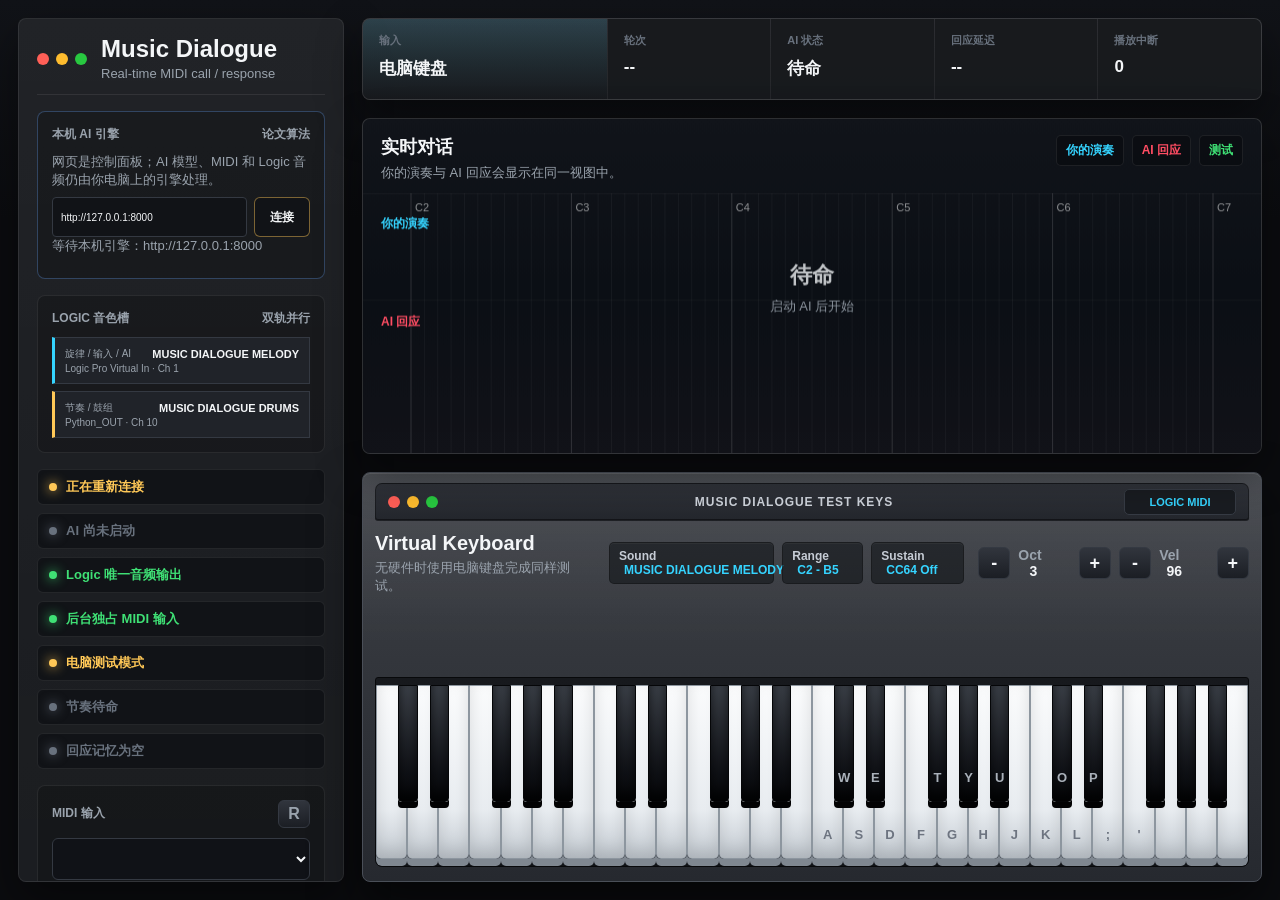
<file: index.html>
<!DOCTYPE html>
<html lang="zh-CN">
<head>
    <meta charset="UTF-8">
    <meta name="viewport" content="width=device-width, initial-scale=1.0">
    <title>Music Dialogue — Live Studio</title>
    <link rel="stylesheet" href="static/style.css?v=music-dialogue-live-1">
</head>
<body>
    <div class="studio-shell">
        <aside class="control-rail">
            <header class="brand-row">
                <div class="window-dots" aria-hidden="true">
                    <span class="dot red"></span>
                    <span class="dot yellow"></span>
                    <span class="dot green"></span>
                </div>
                <div>
                    <h1>Music Dialogue</h1>
                    <p>Real-time MIDI call / response</p>
                </div>
            </header>

            <section class="panel-block engine-panel" aria-label="本机 AI 引擎连接">
                <div class="block-title">
                    <span>本机 AI 引擎</span>
                    <output>论文算法</output>
                </div>
                <p class="device-note">网页是控制面板；AI 模型、MIDI 和 Logic 音频仍由你电脑上的引擎处理。</p>
                <div class="engine-connect-row">
                    <input id="engine-url" class="studio-input" type="url" value="http://127.0.0.1:8000" aria-label="本机引擎地址">
                    <button id="engine-connect-btn" class="rhythm-btn learn" type="button">连接</button>
                </div>
                <div id="engine-note" class="device-note">正在连接本机引擎…</div>
            </section>

            <section class="status-stack" aria-label="System status">
                <div class="status-pill warning" id="connection-status">正在连接控制服务</div>
                <div class="status-pill idle" id="engine-status">AI 尚未启动</div>
                <div class="status-pill tech-status connected" id="piano-host-status">Logic 唯一音频输出</div>
                <div class="status-pill tech-status connected" id="web-midi-status">后台独占 MIDI 输入</div>
                <div class="status-pill tech-status warning" id="test-mode-status">电脑测试模式</div>
                <div class="status-pill idle" id="rhythm-status">节奏待命</div>
                <div class="status-pill idle" id="loop-status">回应记忆为空</div>
            </section>

            <section class="panel-block sound-panel" aria-label="Logic sound routing">
                <div class="block-title">
                    <span>Logic 音色槽</span>
                    <output>双轨并行</output>
                </div>
                <div class="sound-route-list">
                    <div class="sound-route melody">
                        <span>旋律 / 输入 / AI</span>
                        <strong>MUSIC DIALOGUE MELODY</strong>
                        <small>Logic Pro Virtual In · Ch 1</small>
                    </div>
                    <div class="sound-route drums">
                        <span>节奏 / 鼓组</span>
                        <strong>MUSIC DIALOGUE DRUMS</strong>
                        <small>Python_OUT · Ch 10</small>
                    </div>
                </div>
            </section>

            <section class="panel-block groove-panel" aria-label="Rhythm guide controls">
                <div class="block-title">
                    <span>节奏指导</span>
                    <output id="rhythm-state-label">待命</output>
                </div>
                <p id="rhythm-detail" class="device-note">启动引擎后，示范你想要的节奏。系统会识别速度和重音，并持续输出鼓组 MIDI。</p>
                <div class="rhythm-readout">
                    <div class="rhythm-meter">
                        <strong id="rhythm-bpm">--</strong>
                        <span>BPM</span>
                    </div>
                    <div class="rhythm-meta">
                        <span id="rhythm-meter-label">4/4 · 1 小节</span>
                        <span id="rhythm-confidence">等待示范</span>
                    </div>
                </div>
                <div id="rhythm-pattern" class="rhythm-pattern" aria-label="识别出的十六分音符节奏"></div>
                <button id="rhythm-tap-btn" class="rhythm-tap" type="button">
                    <strong>TAP</strong>
                    <span>空格键 / MiniLab Pad</span>
                </button>
                <div class="rhythm-controls">
                    <button id="rhythm-learn-btn" class="rhythm-btn learn">学习新节奏</button>
                    <button id="rhythm-finish-btn" class="rhythm-btn finish">完成识别</button>
                    <button id="rhythm-variation-btn" class="rhythm-btn variation">生成变奏</button>
                    <button id="rhythm-stop-btn" class="rhythm-btn stop">下一小节停止</button>
                    <button id="rhythm-stop-now-btn" class="rhythm-btn panic">立即停止</button>
                </div>
                <div class="rhythm-bank-title">节奏记忆</div>
                <div id="rhythm-bank" class="rhythm-bank">
                    <article class="rhythm-slot" data-slot="A"><strong>A</strong><span>空</span><button class="rhythm-save" data-slot="A">保存</button><button class="rhythm-load" data-slot="A">调用</button></article>
                    <article class="rhythm-slot" data-slot="B"><strong>B</strong><span>空</span><button class="rhythm-save" data-slot="B">保存</button><button class="rhythm-load" data-slot="B">调用</button></article>
                    <article class="rhythm-slot" data-slot="C"><strong>C</strong><span>空</span><button class="rhythm-save" data-slot="C">保存</button><button class="rhythm-load" data-slot="C">调用</button></article>
                    <article class="rhythm-slot" data-slot="D"><strong>D</strong><span>空</span><button class="rhythm-save" data-slot="D">保存</button><button class="rhythm-load" data-slot="D">调用</button></article>
                </div>
            </section>

            <section class="panel-block input-panel">
                <div class="block-title">
                    <span>MIDI 输入</span>
                    <button id="refresh-devices" class="icon-btn" title="Refresh MIDI devices" aria-label="Refresh MIDI devices">R</button>
                </div>
                <select id="midi-input" class="studio-select"></select>
                <div id="device-note" class="device-note"></div>
                <div class="device-grid">
                    <div>
                        <span id="midi-count">0</span>
                        <label>Inputs</label>
                    </div>
                    <div>
                        <span id="output-count">0</span>
                        <label>Outputs</label>
                    </div>
                </div>
            </section>

            <section class="panel-block feel-panel">
                <div class="block-title">
                    <span>回应变化</span>
                    <output id="temp-display">0.75</output>
                </div>
                <input id="temperature" type="range" min="0.5" max="1.0" step="0.05" value="0.75">
            </section>

            <section class="panel-block loop-panel" aria-label="AI response loop bank">
                <div class="block-title">
                    <span>回应记忆</span>
                    <select id="loop-save-mode" class="compact-select" aria-label="保存内容">
                        <option value="response">仅 AI 回应</option>
                        <option value="call_response">你的句子 + AI</option>
                    </select>
                </div>
                <p id="loop-detail" class="device-note">每次 AI 回应结束后，选择一个位置保存。播放后会循环发送到 Logic，并使用旋律轨当前音色。</p>
                <div id="loop-grid" class="loop-grid">
                    <article class="loop-slot" data-slot="A"><strong>A</strong><span>空</span><button class="loop-save" data-slot="A">保存</button><button class="loop-toggle" data-slot="A">播放</button></article>
                    <article class="loop-slot" data-slot="B"><strong>B</strong><span>空</span><button class="loop-save" data-slot="B">保存</button><button class="loop-toggle" data-slot="B">播放</button></article>
                    <article class="loop-slot" data-slot="C"><strong>C</strong><span>空</span><button class="loop-save" data-slot="C">保存</button><button class="loop-toggle" data-slot="C">播放</button></article>
                    <article class="loop-slot" data-slot="D"><strong>D</strong><span>空</span><button class="loop-save" data-slot="D">保存</button><button class="loop-toggle" data-slot="D">播放</button></article>
                </div>
                <button id="loop-stop-all-btn" class="loop-stop-all">STOP ALL LOOPS</button>
            </section>

            <section class="panel-block model-panel">
                <div class="block-title">
                    <span>回应算法</span>
                    <output id="backend-display">论文核心</output>
                </div>
                <select id="backend-select" class="studio-select hidden" aria-hidden="true">
                    <option value="amt_small">AMT Small</option>
                </select>
                <div class="model-lockup">
                    <strong id="response-engine-name">Controlled AMT</strong>
                    <span id="response-engine-subtitle">冻结 AMT + 论文乐句控制器</span>
                </div>
                <div id="model-note" class="device-note">每次回应固定使用论文 Controlled AMT；Motif 只在模型没有生成任何可播放音符时自动兜底。</div>
            </section>

            <section class="transport">
                <button id="start-btn" class="transport-btn start">启动 AI</button>
                <button id="stop-btn" class="transport-btn stop hidden">停止 AI</button>
                <button id="test-btn" class="transport-btn test">测试 Logic 声音</button>
                <button id="panic-btn" class="transport-btn panic">全部静音</button>
            </section>
        </aside>

        <main class="workspace">
            <section class="top-strip">
                <div class="metric-cell active">
                    <label>输入</label>
                    <strong id="selected-source">电脑键盘</strong>
                </div>
                <div class="metric-cell">
                    <label>轮次</label>
                    <strong id="round-id">--</strong>
                </div>
                <div class="metric-cell">
                    <label>AI 状态</label>
                    <strong id="round-state">待命</strong>
                </div>
                <div class="metric-cell">
                    <label>回应延迟</label>
                    <strong id="first-event">--</strong>
                </div>
                <div class="metric-cell">
                    <label>播放中断</label>
                    <strong id="underruns">0</strong>
                </div>
            </section>

            <section class="visual-stage">
                <div class="stage-header">
                    <div>
                        <h2>实时对话</h2>
                        <p id="stage-subtitle">你的演奏与 AI 回应会显示在同一视图中。</p>
                    </div>
                    <div class="lane-legend">
                        <span class="human">你的演奏</span>
                        <span class="ai">AI 回应</span>
                        <span class="test">测试</span>
                    </div>
                </div>
                <canvas id="visualizer-canvas"></canvas>
            </section>

            <section class="console-drawer">
                <div class="console-title">Live Log</div>
                <div class="log-panel" id="log-panel"></div>
            </section>

            <section class="keyboard-deck logic-keyboard-window">
                <div class="logic-titlebar">
                    <div class="window-dots window-actions" aria-label="Keyboard window controls">
                        <button id="keyboard-minimize" class="dot red window-action" type="button" title="Minimize keyboard" aria-label="Minimize keyboard"></button>
                        <button id="keyboard-compact" class="dot yellow window-action" type="button" title="Compact keyboard" aria-label="Compact keyboard"></button>
                        <button id="keyboard-expand" class="dot green window-action" type="button" title="Expand keyboard" aria-label="Expand keyboard"></button>
                    </div>
                    <strong>MUSIC DIALOGUE TEST KEYS</strong>
                    <span id="audio-status" class="logic-ready">LOGIC MIDI</span>
                </div>
                <div class="keyboard-particle-stage">
                    <div class="keyboard-grid" aria-hidden="true"></div>
                    <canvas id="keyboard-particle-canvas"></canvas>
                </div>
                <div class="keyboard-toolbar">
                    <div>
                        <h2>Virtual Keyboard</h2>
                        <p>无硬件时使用电脑键盘完成同样测试。</p>
                    </div>
                    <div class="keyboard-detail-strip">
                        <span>Sound <strong id="sampler-detail">MUSIC DIALOGUE MELODY</strong></span>
                        <span>Range <strong id="range-detail">C3 - B5</strong></span>
                        <span>Sustain <strong id="sustain-detail">CC64 Off</strong></span>
                    </div>
                    <div class="keyboard-controls">
                        <button id="octave-down" class="mini-btn" title="Octave down" aria-label="Octave down">-</button>
                        <span>Oct <strong id="octave-display">3</strong></span>
                        <button id="octave-up" class="mini-btn" title="Octave up" aria-label="Octave up">+</button>
                        <button id="velocity-down" class="mini-btn" title="Velocity down" aria-label="Velocity down">-</button>
                        <span>Vel <strong id="velocity-display">96</strong></span>
                        <button id="velocity-up" class="mini-btn" title="Velocity up" aria-label="Velocity up">+</button>
                    </div>
                </div>
                <div class="keyboard-keys" id="keyboard"></div>
            </section>
        </main>
    </div>
    <script src="static/app.js?v=music-dialogue-live-1"></script>
</body>
</html>
</file>
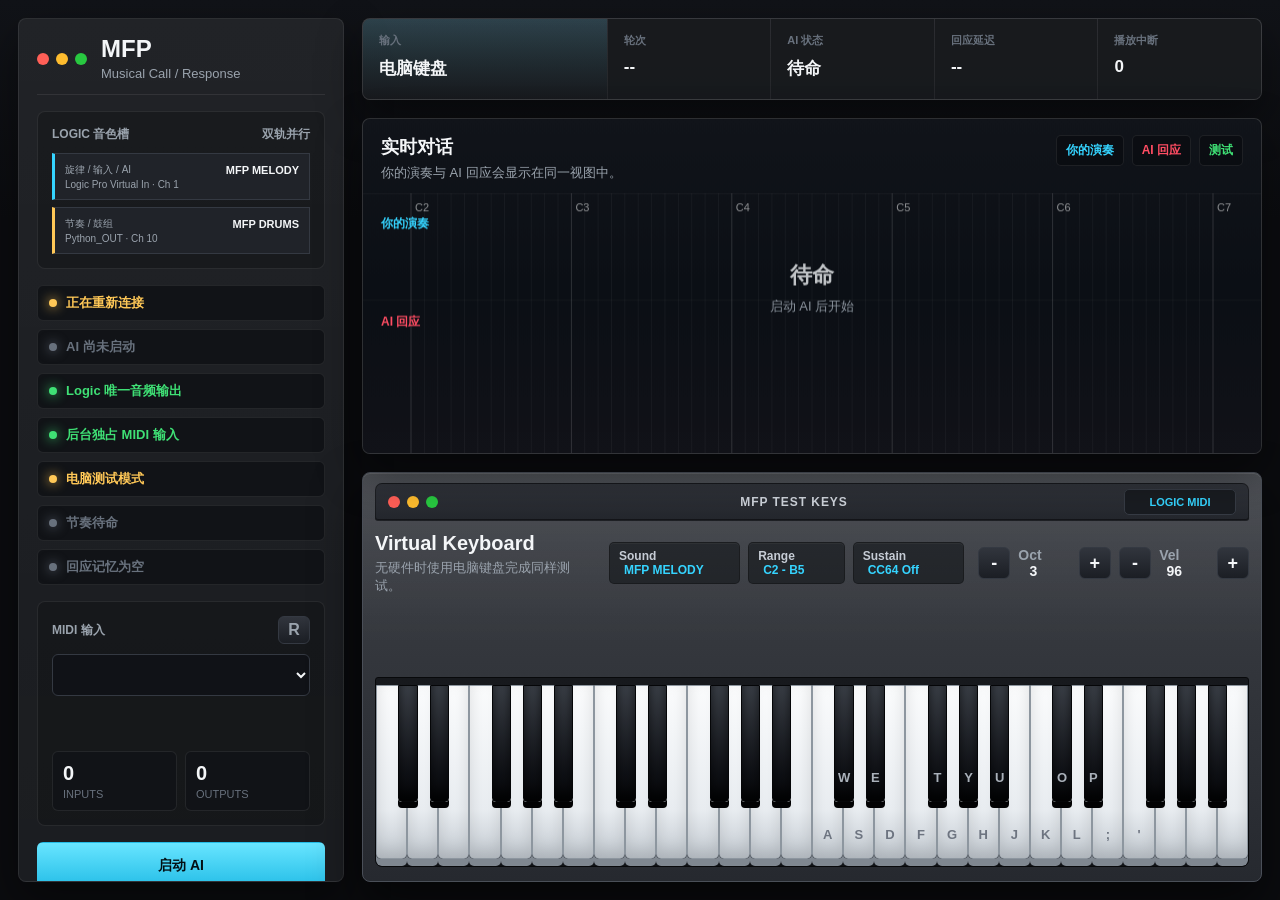
<file: code/static/index.html>
<!DOCTYPE html>
<html lang="zh-CN">
<head>
    <meta charset="UTF-8">
    <meta name="viewport" content="width=device-width, initial-scale=1.0">
    <title>MFP Live Studio</title>
    <link rel="stylesheet" href="/static/style.css?v=demo-11">
</head>
<body>
    <div class="studio-shell">
        <aside class="control-rail">
            <header class="brand-row">
                <div class="window-dots" aria-hidden="true">
                    <span class="dot red"></span>
                    <span class="dot yellow"></span>
                    <span class="dot green"></span>
                </div>
                <div>
                    <h1>MFP</h1>
                    <p>Musical Call / Response</p>
                </div>
            </header>

            <section class="status-stack" aria-label="System status">
                <div class="status-pill warning" id="connection-status">正在连接控制服务</div>
                <div class="status-pill idle" id="engine-status">AI 尚未启动</div>
                <div class="status-pill tech-status connected" id="piano-host-status">Logic 唯一音频输出</div>
                <div class="status-pill tech-status connected" id="web-midi-status">后台独占 MIDI 输入</div>
                <div class="status-pill tech-status warning" id="test-mode-status">电脑测试模式</div>
                <div class="status-pill idle" id="rhythm-status">节奏待命</div>
                <div class="status-pill idle" id="loop-status">回应记忆为空</div>
            </section>

            <section class="panel-block sound-panel" aria-label="Logic sound routing">
                <div class="block-title">
                    <span>Logic 音色槽</span>
                    <output>双轨并行</output>
                </div>
                <div class="sound-route-list">
                    <div class="sound-route melody">
                        <span>旋律 / 输入 / AI</span>
                        <strong>MFP MELODY</strong>
                        <small>Logic Pro Virtual In · Ch 1</small>
                    </div>
                    <div class="sound-route drums">
                        <span>节奏 / 鼓组</span>
                        <strong>MFP DRUMS</strong>
                        <small>Python_OUT · Ch 10</small>
                    </div>
                </div>
            </section>

            <section class="panel-block groove-panel" aria-label="Rhythm guide controls">
                <div class="block-title">
                    <span>节奏指导</span>
                    <output id="rhythm-state-label">待命</output>
                </div>
                <p id="rhythm-detail" class="device-note">启动引擎后，示范你想要的节奏。系统会识别速度和重音，并持续输出鼓组 MIDI。</p>
                <div class="rhythm-readout">
                    <div class="rhythm-meter">
                        <strong id="rhythm-bpm">--</strong>
                        <span>BPM</span>
                    </div>
                    <div class="rhythm-meta">
                        <span id="rhythm-meter-label">4/4 · 1 小节</span>
                        <span id="rhythm-confidence">等待示范</span>
                    </div>
                </div>
                <div id="rhythm-pattern" class="rhythm-pattern" aria-label="识别出的十六分音符节奏"></div>
                <button id="rhythm-tap-btn" class="rhythm-tap" type="button">
                    <strong>TAP</strong>
                    <span>空格键 / MiniLab Pad</span>
                </button>
                <div class="rhythm-controls">
                    <button id="rhythm-learn-btn" class="rhythm-btn learn">学习新节奏</button>
                    <button id="rhythm-finish-btn" class="rhythm-btn finish">完成识别</button>
                    <button id="rhythm-variation-btn" class="rhythm-btn variation">生成变奏</button>
                    <button id="rhythm-stop-btn" class="rhythm-btn stop">下一小节停止</button>
                    <button id="rhythm-stop-now-btn" class="rhythm-btn panic">立即停止</button>
                </div>
                <div class="rhythm-bank-title">节奏记忆</div>
                <div id="rhythm-bank" class="rhythm-bank">
                    <article class="rhythm-slot" data-slot="A"><strong>A</strong><span>空</span><button class="rhythm-save" data-slot="A">保存</button><button class="rhythm-load" data-slot="A">调用</button></article>
                    <article class="rhythm-slot" data-slot="B"><strong>B</strong><span>空</span><button class="rhythm-save" data-slot="B">保存</button><button class="rhythm-load" data-slot="B">调用</button></article>
                    <article class="rhythm-slot" data-slot="C"><strong>C</strong><span>空</span><button class="rhythm-save" data-slot="C">保存</button><button class="rhythm-load" data-slot="C">调用</button></article>
                    <article class="rhythm-slot" data-slot="D"><strong>D</strong><span>空</span><button class="rhythm-save" data-slot="D">保存</button><button class="rhythm-load" data-slot="D">调用</button></article>
                </div>
            </section>

            <section class="panel-block input-panel">
                <div class="block-title">
                    <span>MIDI 输入</span>
                    <button id="refresh-devices" class="icon-btn" title="Refresh MIDI devices" aria-label="Refresh MIDI devices">R</button>
                </div>
                <select id="midi-input" class="studio-select"></select>
                <div id="device-note" class="device-note"></div>
                <div class="device-grid">
                    <div>
                        <span id="midi-count">0</span>
                        <label>Inputs</label>
                    </div>
                    <div>
                        <span id="output-count">0</span>
                        <label>Outputs</label>
                    </div>
                </div>
            </section>

            <section class="panel-block feel-panel">
                <div class="block-title">
                    <span>回应变化</span>
                    <output id="temp-display">0.75</output>
                </div>
                <input id="temperature" type="range" min="0.5" max="1.0" step="0.05" value="0.75">
            </section>

            <section class="panel-block loop-panel" aria-label="AI response loop bank">
                <div class="block-title">
                    <span>回应记忆</span>
                    <select id="loop-save-mode" class="compact-select" aria-label="保存内容">
                        <option value="response">仅 AI 回应</option>
                        <option value="call_response">你的句子 + AI</option>
                    </select>
                </div>
                <p id="loop-detail" class="device-note">每次 AI 回应结束后，选择一个位置保存。播放后会循环发送到 Logic，并使用旋律轨当前音色。</p>
                <div id="loop-grid" class="loop-grid">
                    <article class="loop-slot" data-slot="A"><strong>A</strong><span>空</span><button class="loop-save" data-slot="A">保存</button><button class="loop-toggle" data-slot="A">播放</button></article>
                    <article class="loop-slot" data-slot="B"><strong>B</strong><span>空</span><button class="loop-save" data-slot="B">保存</button><button class="loop-toggle" data-slot="B">播放</button></article>
                    <article class="loop-slot" data-slot="C"><strong>C</strong><span>空</span><button class="loop-save" data-slot="C">保存</button><button class="loop-toggle" data-slot="C">播放</button></article>
                    <article class="loop-slot" data-slot="D"><strong>D</strong><span>空</span><button class="loop-save" data-slot="D">保存</button><button class="loop-toggle" data-slot="D">播放</button></article>
                </div>
                <button id="loop-stop-all-btn" class="loop-stop-all">STOP ALL LOOPS</button>
            </section>

            <section class="panel-block model-panel">
                <div class="block-title">
                    <span>回应算法</span>
                    <output id="backend-display">现场流式</output>
                </div>
                <select id="backend-select" class="studio-select hidden" aria-hidden="true">
                    <option value="amt_small">AMT Small</option>
                </select>
                <div class="model-lockup">
                    <strong id="response-engine-name">Streaming AMT</strong>
                    <span id="response-engine-subtitle">AMT 主体 + 动态调性 + 有限补齐</span>
                </div>
                <div id="model-note" class="device-note">AMT 音符生成后立即进入播放队列；Motif 只在空输出或 AMT 已形成主体后的有限尾部补齐中使用。</div>
            </section>

            <section class="transport">
                <button id="start-btn" class="transport-btn start">启动 AI</button>
                <button id="stop-btn" class="transport-btn stop hidden">停止 AI</button>
                <button id="test-btn" class="transport-btn test">测试 Logic 声音</button>
                <button id="panic-btn" class="transport-btn panic">全部静音</button>
            </section>
        </aside>

        <main class="workspace">
            <section class="top-strip">
                <div class="metric-cell active">
                    <label>输入</label>
                    <strong id="selected-source">电脑键盘</strong>
                </div>
                <div class="metric-cell">
                    <label>轮次</label>
                    <strong id="round-id">--</strong>
                </div>
                <div class="metric-cell">
                    <label>AI 状态</label>
                    <strong id="round-state">待命</strong>
                </div>
                <div class="metric-cell">
                    <label>回应延迟</label>
                    <strong id="first-event">--</strong>
                </div>
                <div class="metric-cell">
                    <label>播放中断</label>
                    <strong id="underruns">0</strong>
                </div>
            </section>

            <section class="visual-stage">
                <div class="stage-header">
                    <div>
                        <h2>实时对话</h2>
                        <p id="stage-subtitle">你的演奏与 AI 回应会显示在同一视图中。</p>
                    </div>
                    <div class="lane-legend">
                        <span class="human">你的演奏</span>
                        <span class="ai">AI 回应</span>
                        <span class="test">测试</span>
                    </div>
                </div>
                <canvas id="visualizer-canvas"></canvas>
            </section>

            <section class="console-drawer">
                <div class="console-title">Live Log</div>
                <div class="log-panel" id="log-panel"></div>
            </section>

            <section class="keyboard-deck logic-keyboard-window">
                <div class="logic-titlebar">
                    <div class="window-dots window-actions" aria-label="Keyboard window controls">
                        <button id="keyboard-minimize" class="dot red window-action" type="button" title="Minimize keyboard" aria-label="Minimize keyboard"></button>
                        <button id="keyboard-compact" class="dot yellow window-action" type="button" title="Compact keyboard" aria-label="Compact keyboard"></button>
                        <button id="keyboard-expand" class="dot green window-action" type="button" title="Expand keyboard" aria-label="Expand keyboard"></button>
                    </div>
                    <strong>MFP TEST KEYS</strong>
                    <span id="audio-status" class="logic-ready">LOGIC MIDI</span>
                </div>
                <div class="keyboard-particle-stage">
                    <div class="keyboard-grid" aria-hidden="true"></div>
                    <canvas id="keyboard-particle-canvas"></canvas>
                </div>
                <div class="keyboard-toolbar">
                    <div>
                        <h2>Virtual Keyboard</h2>
                        <p>无硬件时使用电脑键盘完成同样测试。</p>
                    </div>
                    <div class="keyboard-detail-strip">
                        <span>Sound <strong id="sampler-detail">MFP MELODY</strong></span>
                        <span>Range <strong id="range-detail">C3 - B5</strong></span>
                        <span>Sustain <strong id="sustain-detail">CC64 Off</strong></span>
                    </div>
                    <div class="keyboard-controls">
                        <button id="octave-down" class="mini-btn" title="Octave down" aria-label="Octave down">-</button>
                        <span>Oct <strong id="octave-display">3</strong></span>
                        <button id="octave-up" class="mini-btn" title="Octave up" aria-label="Octave up">+</button>
                        <button id="velocity-down" class="mini-btn" title="Velocity down" aria-label="Velocity down">-</button>
                        <span>Vel <strong id="velocity-display">96</strong></span>
                        <button id="velocity-up" class="mini-btn" title="Velocity up" aria-label="Velocity up">+</button>
                    </div>
                </div>
                <div class="keyboard-keys" id="keyboard"></div>
            </section>
        </main>
    </div>
    <script src="/static/app.js?v=demo-11"></script>
</body>
</html>
</file>
<file: static/style.css>
:root {
    --bg: #0b0c0f;
    --panel: #17191d;
    --panel-2: #202329;
    --panel-3: #2a2d33;
    --line: #343942;
    --line-soft: rgba(255, 255, 255, 0.08);
    --text: #f4f6f8;
    --muted: #9aa3ad;
    --faint: #68717d;
    --cyan: #35d4ff;
    --green: #3fe075;
    --red: #ff4d63;
    --yellow: #ffc857;
    --blue: #6aa8ff;
    --shadow: 0 18px 45px rgba(0, 0, 0, 0.42);
}

* {
    box-sizing: border-box;
}

body {
    margin: 0;
    min-height: 100vh;
    overflow: hidden;
    background: linear-gradient(180deg, #111318, var(--bg) 220px);
    color: var(--text);
    font-family: Inter, "Segoe UI", Arial, sans-serif;
    letter-spacing: 0;
}

button,
select,
input {
    font: inherit;
}

button {
    color: inherit;
}

.studio-shell {
    display: grid;
    grid-template-columns: 326px minmax(0, 1fr);
    gap: 18px;
    height: 100vh;
    padding: 18px;
}

.control-rail,
.visual-stage,
.keyboard-deck,
.console-drawer,
.top-strip {
    border: 1px solid var(--line-soft);
    background: linear-gradient(180deg, rgba(255, 255, 255, 0.045), rgba(255, 255, 255, 0.015)), var(--panel);
    box-shadow: var(--shadow);
}

.control-rail {
    display: flex;
    flex-direction: column;
    gap: 16px;
    min-width: 0;
    padding: 18px;
    border-radius: 8px;
    overflow-y: auto;
}

.brand-row {
    display: flex;
    align-items: center;
    gap: 14px;
    min-height: 58px;
    padding-bottom: 14px;
    border-bottom: 1px solid var(--line-soft);
}

.brand-row { order: 0; }
.status-stack { order: 1; }
.input-panel { order: 2; }
.transport { order: 3; }
.groove-panel { order: 4; }
.loop-panel { order: 5; }
.feel-panel { order: 6; }
.model-panel { order: 7; }

.window-dots {
    display: flex;
    gap: 7px;
}

.dot {
    width: 12px;
    height: 12px;
    border-radius: 50%;
    display: block;
}

.window-action {
    padding: 0;
    border: 0;
    outline: none;
    cursor: pointer;
}

.window-action:hover,
.window-action:focus-visible {
    box-shadow: 0 0 0 3px rgba(255, 255, 255, 0.12);
    filter: brightness(1.12);
}

.window-action.is-active {
    box-shadow: 0 0 0 3px rgba(255, 255, 255, 0.16), 0 0 14px currentColor;
}

.dot.red { background: #ff5f57; }
.dot.yellow { background: #febc2e; }
.dot.green { background: #28c840; }

.brand-row h1,
.brand-row p,
.stage-header h2,
.stage-header p,
.keyboard-toolbar h2,
.keyboard-toolbar p {
    margin: 0;
}

.brand-row h1 {
    font-size: 24px;
    line-height: 1;
    font-weight: 800;
}

.brand-row p {
    margin-top: 5px;
    color: var(--muted);
    font-size: 13px;
}

.status-stack {
    display: grid;
    gap: 8px;
}

.tech-status {
    display: none;
}

.status-pill {
    display: flex;
    align-items: center;
    gap: 9px;
    min-height: 34px;
    padding: 8px 11px;
    border-radius: 6px;
    background: #111317;
    color: var(--muted);
    border: 1px solid var(--line-soft);
    font-size: 13px;
    font-weight: 700;
    overflow: hidden;
    text-overflow: ellipsis;
    white-space: nowrap;
}

.status-pill::before {
    content: "";
    width: 8px;
    height: 8px;
    flex: 0 0 auto;
    border-radius: 50%;
    background: currentColor;
    box-shadow: 0 0 12px currentColor;
}

.status-pill.connected { color: var(--green); }
.status-pill.warning { color: var(--yellow); }
.status-pill.error { color: var(--red); }
.status-pill.idle { color: var(--faint); }

.panel-block {
    padding: 14px;
    border-radius: 8px;
    background: rgba(0, 0, 0, 0.2);
    border: 1px solid var(--line-soft);
}

.block-title {
    display: flex;
    align-items: center;
    justify-content: space-between;
    gap: 10px;
    margin-bottom: 10px;
    color: var(--muted);
    font-size: 12px;
    font-weight: 800;
    text-transform: uppercase;
}

.icon-btn,
.mini-btn {
    display: inline-grid;
    place-items: center;
    border: 1px solid var(--line);
    background: linear-gradient(180deg, #31353d, #1b1e24);
    border-radius: 6px;
    cursor: pointer;
}

.icon-btn {
    width: 32px;
    height: 28px;
    font-size: 16px;
}

.icon-btn:hover,
.mini-btn:hover {
    border-color: rgba(53, 212, 255, 0.55);
}

.studio-select {
    width: 100%;
    min-height: 42px;
    padding: 0 12px;
    color: var(--text);
    background: #101217;
    border: 1px solid var(--line);
    border-radius: 6px;
    outline: none;
}

.studio-select:focus {
    border-color: var(--cyan);
    box-shadow: 0 0 0 3px rgba(53, 212, 255, 0.12);
}

.device-note {
    min-height: 36px;
    margin-top: 9px;
    color: var(--muted);
    font-size: 13px;
    line-height: 1.35;
}

.sound-route-list {
    display: grid;
    gap: 7px;
}

.engine-panel {
    border-color: rgba(106, 168, 255, 0.30);
}

.engine-panel .device-note {
    min-height: 0;
    margin: 0 0 9px;
}

.engine-connect-row {
    display: grid;
    grid-template-columns: minmax(0, 1fr) 56px;
    gap: 7px;
}

.studio-input {
    width: 100%;
    min-height: 30px;
    padding: 5px 8px;
    color: var(--text);
    background: #111317;
    border: 1px solid var(--line);
    border-radius: 4px;
    font: inherit;
    font-size: 10px;
}

.studio-input:focus {
    outline: 1px solid var(--blue);
    border-color: var(--blue);
}

.sound-route {
    display: grid;
    grid-template-columns: minmax(0, 1fr) auto;
    align-items: center;
    gap: 2px 10px;
    padding: 9px 10px;
    border: 1px solid var(--line);
    border-left-width: 3px;
    background: var(--panel-2);
}

.sound-route.melody { border-left-color: var(--cyan); }
.sound-route.drums { border-left-color: var(--yellow); }

.sound-route span,
.sound-route small {
    color: var(--muted);
    font-size: 10px;
}

.sound-route strong {
    color: var(--text);
    font-size: 11px;
    font-weight: 700;
}

.sound-route small {
    grid-column: 1 / -1;
}

.groove-panel {
    border-color: rgba(63, 224, 117, 0.22);
}

.groove-panel .device-note {
    min-height: 52px;
    margin: 0 0 12px;
}

.rhythm-readout {
    display: grid;
    grid-template-columns: 76px minmax(0, 1fr);
    gap: 10px;
    align-items: stretch;
    margin: 0 0 12px;
}

.rhythm-meter {
    display: grid;
    place-items: center;
    align-content: center;
    min-height: 68px;
    border: 1px solid rgba(63, 224, 117, 0.34);
    border-radius: 6px;
    background: #111317;
}

.rhythm-meter strong {
    color: var(--green);
    font-size: 27px;
    line-height: 1;
}

.rhythm-meter span {
    margin-top: 5px;
    color: var(--faint);
    font-size: 9px;
    font-weight: 900;
}

.rhythm-meta {
    display: flex;
    flex-direction: column;
    align-items: flex-start;
    justify-content: space-between;
    min-width: 0;
    padding: 12px;
    border: 1px solid var(--line-soft);
    border-radius: 6px;
    background: #111317;
    color: var(--muted);
    font-size: 12px;
    font-weight: 750;
}

.rhythm-meta span:last-child {
    color: var(--green);
}

.rhythm-pattern {
    display: grid;
    grid-template-columns: repeat(16, minmax(4px, 1fr));
    gap: 4px;
    min-height: 30px;
    margin-bottom: 10px;
    padding: 7px;
    border: 1px solid var(--line-soft);
    border-radius: 6px;
    background: #111317;
}

.rhythm-step {
    min-width: 0;
    height: 16px;
    border-radius: 2px;
    background: #2b3037;
}

.rhythm-step.beat {
    box-shadow: inset 2px 0 0 #505761;
}

.rhythm-step.hit {
    background: var(--green);
    box-shadow: 0 0 9px rgba(63, 224, 117, 0.42);
}

.rhythm-tap {
    display: grid;
    width: 100%;
    min-height: 66px;
    place-items: center;
    align-content: center;
    gap: 4px;
    margin-bottom: 10px;
    border: 1px solid rgba(63, 224, 117, 0.54);
    border-radius: 6px;
    background: #151a18;
    cursor: pointer;
    user-select: none;
}

.rhythm-tap strong {
    color: var(--green);
    font-size: 22px;
}

.rhythm-tap span {
    color: var(--muted);
    font-size: 10px;
    font-weight: 750;
}

.rhythm-tap:hover:not(:disabled),
.rhythm-tap.active {
    background: rgba(63, 224, 117, 0.17);
    box-shadow: 0 0 18px rgba(63, 224, 117, 0.20);
    transform: translateY(1px);
}

.rhythm-tap:disabled {
    cursor: not-allowed;
    opacity: 0.42;
}

.rhythm-controls {
    display: grid;
    grid-template-columns: 1fr 1fr;
    gap: 8px;
}

.rhythm-bank-title {
    margin: 12px 0 7px;
    color: var(--muted);
    font-size: 10px;
    font-weight: 850;
}

.rhythm-bank {
    display: grid;
    gap: 6px;
}

.rhythm-slot {
    display: grid;
    grid-template-columns: 26px minmax(0, 1fr) 48px 48px;
    align-items: center;
    gap: 6px;
    min-height: 38px;
    padding: 5px 6px;
    border: 1px solid var(--line);
    border-radius: 5px;
    background: #111317;
}

.rhythm-slot > strong { color: var(--faint); text-align: center; }
.rhythm-slot > span { overflow: hidden; color: var(--muted); font-size: 10px; text-overflow: ellipsis; white-space: nowrap; }
.rhythm-slot button { min-height: 27px; border: 1px solid var(--line); border-radius: 4px; color: var(--text); background: #1c2027; font-size: 10px; font-weight: 800; cursor: pointer; }
.rhythm-slot button:disabled { cursor: not-allowed; opacity: 0.35; }
.rhythm-slot.has-content > strong { color: var(--green); }
.rhythm-slot.playing { border-color: rgba(63, 224, 117, 0.72); background: rgba(63, 224, 117, 0.09); }
.rhythm-slot.queued { border-color: rgba(255, 200, 87, 0.72); }

.rhythm-btn {
    min-height: 40px;
    padding: 8px 10px;
    border-radius: 6px;
    border: 1px solid var(--line);
    background: #111317;
    color: var(--text);
    font-size: 12px;
    font-weight: 800;
    cursor: pointer;
}

.rhythm-btn:hover:not(:disabled) {
    border-color: rgba(63, 224, 117, 0.7);
    background: rgba(63, 224, 117, 0.12);
}

.rhythm-btn.learn {
    border-color: rgba(255, 200, 87, 0.45);
}

.rhythm-btn.learn:hover:not(:disabled) {
    border-color: var(--yellow);
    background: rgba(255, 200, 87, 0.12);
}

.rhythm-btn.panic {
    color: #ffb4bd;
    border-color: rgba(255, 77, 99, 0.42);
}

.transport-btn.panic {
    color: #ffb4bd;
    border-color: rgba(255, 77, 99, 0.55);
    background: rgba(255, 77, 99, 0.08);
}

.rhythm-btn.panic:hover:not(:disabled) {
    border-color: var(--red);
    background: rgba(255, 77, 99, 0.12);
}

.rhythm-btn:disabled {
    cursor: not-allowed;
    opacity: 0.42;
}

.compact-select {
    min-width: 128px;
    max-width: 170px;
    min-height: 28px;
    padding: 0 7px;
    color: var(--text);
    background: #111317;
    border: 1px solid var(--line);
    border-radius: 5px;
    font-size: 11px;
    font-weight: 700;
}

.model-lockup {
    display: flex;
    align-items: baseline;
    justify-content: space-between;
    gap: 12px;
    min-height: 46px;
    padding: 12px;
    border: 1px solid var(--line);
    border-radius: 6px;
    background: #111317;
}

.model-lockup strong {
    color: var(--cyan);
    font-size: 15px;
}

.model-lockup span {
    color: var(--muted);
    font-size: 10px;
    font-weight: 750;
}

.loop-panel {
    border-color: rgba(106, 168, 255, 0.30);
}

.loop-panel .device-note {
    min-height: 44px;
    margin: 0 0 10px;
}

.loop-grid {
    display: grid;
    grid-template-columns: minmax(0, 1fr);
    gap: 8px;
}

.loop-slot {
    display: grid;
    grid-template-columns: 28px minmax(0, 1fr) 54px 54px;
    align-items: center;
    gap: 7px;
    padding: 8px;
    border: 1px solid var(--line);
    border-radius: 6px;
    background: #111317;
}

.loop-slot > strong {
    display: grid;
    place-items: center;
    min-height: 30px;
    color: var(--faint);
    border: 1px solid var(--line);
    border-radius: 4px;
    font-size: 13px;
}

.loop-slot > span {
    overflow: hidden;
    color: var(--muted);
    text-overflow: ellipsis;
    white-space: nowrap;
    font-size: 10px;
    line-height: 16px;
    font-weight: 700;
}

.loop-slot button,
.loop-stop-all {
    min-height: 28px;
    padding: 4px 7px;
    color: var(--text);
    background: #1c2027;
    border: 1px solid var(--line);
    border-radius: 4px;
    cursor: pointer;
    font-size: 10px;
    font-weight: 850;
}

.embedded-logic .studio-shell {
    gap: 10px;
    padding: 10px;
}

.embedded-logic .control-rail {
    gap: 12px;
    padding: 14px;
}

.embedded-logic #piano-host-status,
.embedded-logic #web-midi-status,
.embedded-logic #test-mode-status {
    display: none;
}

.embedded-logic .workspace {
    gap: 10px;
}

.loop-slot.has-content > strong { color: var(--blue); }
.loop-slot.playing { border-color: rgba(106, 168, 255, 0.85); background: rgba(106, 168, 255, 0.10); }
.loop-slot.playing > strong { color: var(--cyan); box-shadow: 0 0 16px rgba(53, 212, 255, 0.24); }
.loop-slot.stopping { border-color: rgba(255, 200, 87, 0.7); }
.loop-slot button:hover:not(:disabled) { border-color: var(--blue); background: rgba(106, 168, 255, 0.16); }
.loop-slot button:disabled,
.loop-stop-all:disabled { cursor: not-allowed; opacity: 0.38; }

.loop-stop-all {
    width: 100%;
    margin-top: 9px;
    color: #ffb4bd;
    border-color: rgba(255, 77, 99, 0.38);
}

.loop-stop-all:hover:not(:disabled) {
    color: #fff;
    border-color: var(--red);
    background: rgba(255, 77, 99, 0.14);
}

.device-grid {
    display: grid;
    grid-template-columns: repeat(2, 1fr);
    gap: 8px;
    margin-top: 10px;
}

.device-grid div {
    padding: 10px;
    border-radius: 6px;
    background: #111317;
    border: 1px solid var(--line-soft);
}

.device-grid span {
    display: block;
    font-size: 20px;
    font-weight: 800;
}

.device-grid label {
    display: block;
    margin-top: 3px;
    color: var(--faint);
    font-size: 11px;
    text-transform: uppercase;
}

input[type="range"] {
    width: 100%;
    accent-color: var(--cyan);
}

.transport {
    display: grid;
    gap: 10px;
    margin-top: 0;
}

.transport-btn {
    min-height: 48px;
    border: 1px solid transparent;
    border-radius: 6px;
    cursor: pointer;
    font-size: 14px;
    font-weight: 900;
    text-transform: uppercase;
}

.transport-btn.start {
    color: #031014;
    background: linear-gradient(180deg, #68e5ff, #22bce6);
}

.transport-btn.stop {
    background: linear-gradient(180deg, #ff6879, #cf263d);
}

.transport-btn.test {
    background: linear-gradient(180deg, #31353d, #202329);
    border-color: var(--line);
}

.transport-btn:active,
.white-key:active,
.black-key:active {
    transform: translateY(1px);
}

.hidden {
    display: none !important;
}

.workspace {
    min-width: 0;
    min-height: 0;
    display: grid;
    grid-template-rows: 82px minmax(230px, 0.9fr) minmax(255px, 1.1fr);
    gap: 18px;
    height: 100%;
}

.top-strip {
    display: grid;
    grid-template-columns: 1.5fr repeat(4, 1fr);
    gap: 1px;
    overflow: hidden;
    border-radius: 8px;
    background-color: var(--line-soft);
}

.metric-cell {
    min-width: 0;
    padding: 14px 16px;
    background: rgba(23, 25, 29, 0.96);
}

.metric-cell.active {
    background: linear-gradient(180deg, rgba(53, 212, 255, 0.12), rgba(23, 25, 29, 0.96));
}

.metric-cell label {
    display: block;
    color: var(--faint);
    font-size: 11px;
    font-weight: 800;
    text-transform: uppercase;
}

.metric-cell strong {
    display: block;
    margin-top: 9px;
    overflow: hidden;
    text-overflow: ellipsis;
    white-space: nowrap;
    font-size: 17px;
}

.visual-stage {
    display: block;
    min-height: 0;
    position: relative;
    overflow: hidden;
    border-radius: 8px;
}

.stage-header {
    position: absolute;
    z-index: 2;
    top: 16px;
    left: 18px;
    right: 18px;
    display: flex;
    align-items: flex-start;
    justify-content: space-between;
    gap: 16px;
    pointer-events: none;
}

.stage-header h2 {
    font-size: 18px;
    font-weight: 850;
}

.stage-header p {
    margin-top: 5px;
    color: var(--muted);
    font-size: 13px;
}

.lane-legend {
    display: flex;
    gap: 8px;
}

.lane-legend span {
    padding: 6px 9px;
    border-radius: 5px;
    background: rgba(0, 0, 0, 0.28);
    border: 1px solid var(--line-soft);
    font-size: 12px;
    font-weight: 800;
}

.lane-legend .human { color: var(--cyan); }
.lane-legend .ai { color: var(--red); }
.lane-legend .test { color: var(--green); }

#visualizer-canvas {
    display: block;
    width: 100%;
    height: 100%;
}

.console-drawer {
    display: none !important;
    grid-template-columns: 96px minmax(0, 1fr);
    min-height: 0;
    overflow: hidden;
    border-radius: 8px;
}

.console-title {
    display: grid;
    place-items: center;
    color: var(--faint);
    background: #111317;
    border-right: 1px solid var(--line-soft);
    font-size: 12px;
    font-weight: 900;
    text-transform: uppercase;
}

.log-panel {
    min-height: 0;
    overflow-y: auto;
    padding: 12px 14px;
    color: var(--muted);
    font: 12px/1.45 Consolas, "SFMono-Regular", monospace;
}

.log-line {
    margin-bottom: 4px;
    white-space: nowrap;
}

.log-line.error { color: var(--red); }
.log-line.info { color: var(--cyan); }
.log-line.live { color: #c7cdd5; }

.keyboard-deck {
    display: grid;
    grid-template-rows: 38px auto minmax(150px, 1fr);
    gap: 11px;
    padding: 10px 12px 14px;
    border-radius: 8px;
}

.keyboard-particle-stage {
    display: none !important;
}

.keyboard-deck.keyboard-compact {
    grid-template-rows: 38px auto minmax(145px, 1fr);
}

.keyboard-deck.keyboard-expanded {
    grid-template-rows: 38px auto minmax(175px, 1fr);
}

.keyboard-deck.keyboard-minimized {
    grid-template-rows: 38px;
    align-self: start;
    height: auto;
    min-height: 0;
}

.keyboard-deck.keyboard-minimized .keyboard-particle-stage,
.keyboard-deck.keyboard-minimized .keyboard-toolbar,
.keyboard-deck.keyboard-minimized .keyboard-keys {
    display: none;
}

.logic-keyboard-window {
    width: 100%;
    height: 100%;
    min-height: 0;
    align-self: stretch;
    justify-self: stretch;
    background:
        linear-gradient(180deg, rgba(255, 255, 255, 0.10), rgba(255, 255, 255, 0.02) 42%),
        linear-gradient(180deg, #3a3d43, #22252b);
    border: 1px solid #4a4f58;
    box-shadow:
        0 22px 48px rgba(0, 0, 0, 0.58),
        inset 0 1px 0 rgba(255, 255, 255, 0.12);
}

.logic-titlebar {
    display: grid;
    grid-template-columns: 96px minmax(0, 1fr) 132px;
    align-items: center;
    gap: 10px;
    min-height: 38px;
    padding: 0 12px;
    color: #cfd4dc;
    background: linear-gradient(180deg, #30333a, #24272d);
    border: 1px solid rgba(0, 0, 0, 0.36);
    border-radius: 7px 7px 3px 3px;
    box-shadow: inset 0 -1px 0 rgba(0, 0, 0, 0.45);
}

.logic-titlebar strong {
    overflow: hidden;
    text-align: center;
    text-overflow: ellipsis;
    white-space: nowrap;
    font-size: 12px;
    font-weight: 900;
    letter-spacing: 0.08em;
}

.logic-ready {
    justify-self: end;
    min-width: 112px;
    padding: 6px 9px;
    color: var(--cyan);
    text-align: center;
    background: #191c21;
    border: 1px solid #363b44;
    border-radius: 5px;
    font-size: 11px;
    font-weight: 900;
}

.keyboard-particle-stage {
    position: relative;
    overflow: hidden;
    min-height: 220px;
    background: #1b1e24;
    border: 1px solid rgba(0, 0, 0, 0.44);
    border-radius: 3px;
    box-shadow: inset 0 0 28px rgba(0, 0, 0, 0.36);
}

.keyboard-grid {
    position: absolute;
    inset: 0;
    opacity: 0.16;
    background-image:
        linear-gradient(#6b7280 1px, transparent 1px),
        linear-gradient(90deg, #6b7280 1px, transparent 1px);
    background-size: 20px 20px;
}

#keyboard-particle-canvas {
    position: absolute;
    inset: 0;
    display: block;
    width: 100%;
    height: 100%;
}

.keyboard-toolbar {
    display: grid;
    grid-template-columns: minmax(220px, 1fr) minmax(320px, auto) auto;
    align-items: center;
    justify-content: space-between;
    gap: 14px;
    min-height: 62px;
}

.keyboard-toolbar h2 {
    font-size: 20px;
}

.keyboard-toolbar p {
    margin-top: 4px;
    color: var(--muted);
    font-size: 13px;
}

.keyboard-controls {
    display: flex;
    align-items: center;
    gap: 8px;
    color: var(--muted);
    font-size: 14px;
    font-weight: 700;
}

.keyboard-controls strong {
    color: var(--text);
    min-width: 30px;
    display: inline-block;
    text-align: center;
}

.mini-btn {
    width: 34px;
    height: 32px;
    color: var(--text);
    font-size: 18px;
    line-height: 1;
}

.keyboard-detail-strip {
    display: flex;
    align-items: center;
    justify-content: center;
    gap: 8px;
    overflow: hidden;
    color: #c6ccd5;
    font-size: 12px;
    font-weight: 800;
}

.keyboard-detail-strip span {
    min-width: 0;
    padding: 6px 9px;
    border: 1px solid rgba(0, 0, 0, 0.28);
    border-radius: 5px;
    background: rgba(17, 19, 23, 0.58);
    box-shadow: inset 0 1px 0 rgba(255, 255, 255, 0.04);
}

.keyboard-detail-strip strong {
    margin-left: 5px;
    color: var(--cyan);
    white-space: nowrap;
}

.keyboard-keys {
    position: relative;
    min-height: 190px;
    align-self: end;
    overflow: hidden;
    border-radius: 3px 3px 7px 7px;
    background: linear-gradient(180deg, #17191d, #111317);
    border: 1px solid #08090b;
    user-select: none;
    touch-action: none;
}

.keyboard-compact .keyboard-keys {
    min-height: 178px;
}

.keyboard-expanded .keyboard-keys {
    min-height: 205px;
}

.white-key,
.black-key {
    position: absolute;
    top: 7px;
    display: flex;
    align-items: flex-end;
    justify-content: center;
    padding-bottom: 16px;
    border: 1px solid;
    cursor: pointer;
    touch-action: none;
    transition: transform 70ms ease, filter 70ms ease, box-shadow 70ms ease;
}

.white-key {
    bottom: 7px;
    z-index: 1;
    color: #6d7480;
    background: linear-gradient(180deg, #fbfcfd 0%, #e9edf1 72%, #c4cbd2 100%);
    border-color: #8d969f;
    border-radius: 0 0 5px 5px;
    box-shadow: inset 0 -8px 16px rgba(0, 0, 0, 0.12), 0 7px 0 #7f8790;
}

.black-key {
    height: 62%;
    z-index: 2;
    color: #aab1ba;
    background: linear-gradient(180deg, #3c4149 0%, #111318 72%, #050608 100%);
    border-color: #050608;
    border-radius: 0 0 4px 4px;
    box-shadow: inset 0 -8px 12px rgba(0, 0, 0, 0.65), 0 6px 0 #020203;
}

.white-key.active {
    color: #0a677a;
    transform: translateY(4px);
    filter: brightness(1.06);
    box-shadow: inset 0 -5px 12px rgba(53, 212, 255, 0.18), 0 3px 0 #7f8790, 0 0 22px rgba(53, 212, 255, 0.28);
}

.black-key.active {
    color: #ffffff;
    transform: translateY(4px);
    filter: brightness(1.18);
    box-shadow: inset 0 -6px 10px rgba(255, 77, 99, 0.2), 0 2px 0 #020203, 0 0 24px rgba(255, 77, 99, 0.36);
}

.key-label {
    pointer-events: none;
    font-size: 13px;
    font-weight: 900;
}

@media (max-width: 1050px) {
    body {
        overflow: auto;
    }

    .studio-shell {
        grid-template-columns: 1fr;
        height: auto;
        min-height: 100vh;
    }

    .workspace {
        grid-template-rows: auto 360px 310px;
    }

    .top-strip {
        grid-template-columns: repeat(2, minmax(0, 1fr));
    }
}

@media (max-width: 680px) {
    .studio-shell {
        padding: 10px;
        gap: 10px;
    }

    .control-rail,
    .keyboard-deck {
        padding: 12px;
    }

    .workspace {
        gap: 10px;
        grid-template-rows: auto 320px 270px;
    }

    .keyboard-deck {
        grid-template-rows: 38px auto minmax(145px, 1fr);
    }

    .top-strip {
        grid-template-columns: 1fr;
    }

    .console-drawer {
        grid-template-columns: 1fr;
    }

    .console-title {
        display: none;
    }

    .keyboard-toolbar,
    .stage-header {
        align-items: flex-start;
        flex-direction: column;
    }

    .keyboard-toolbar {
        display: flex;
    }

    .keyboard-detail-strip {
        justify-content: flex-start;
        flex-wrap: wrap;
    }
}
</file>
